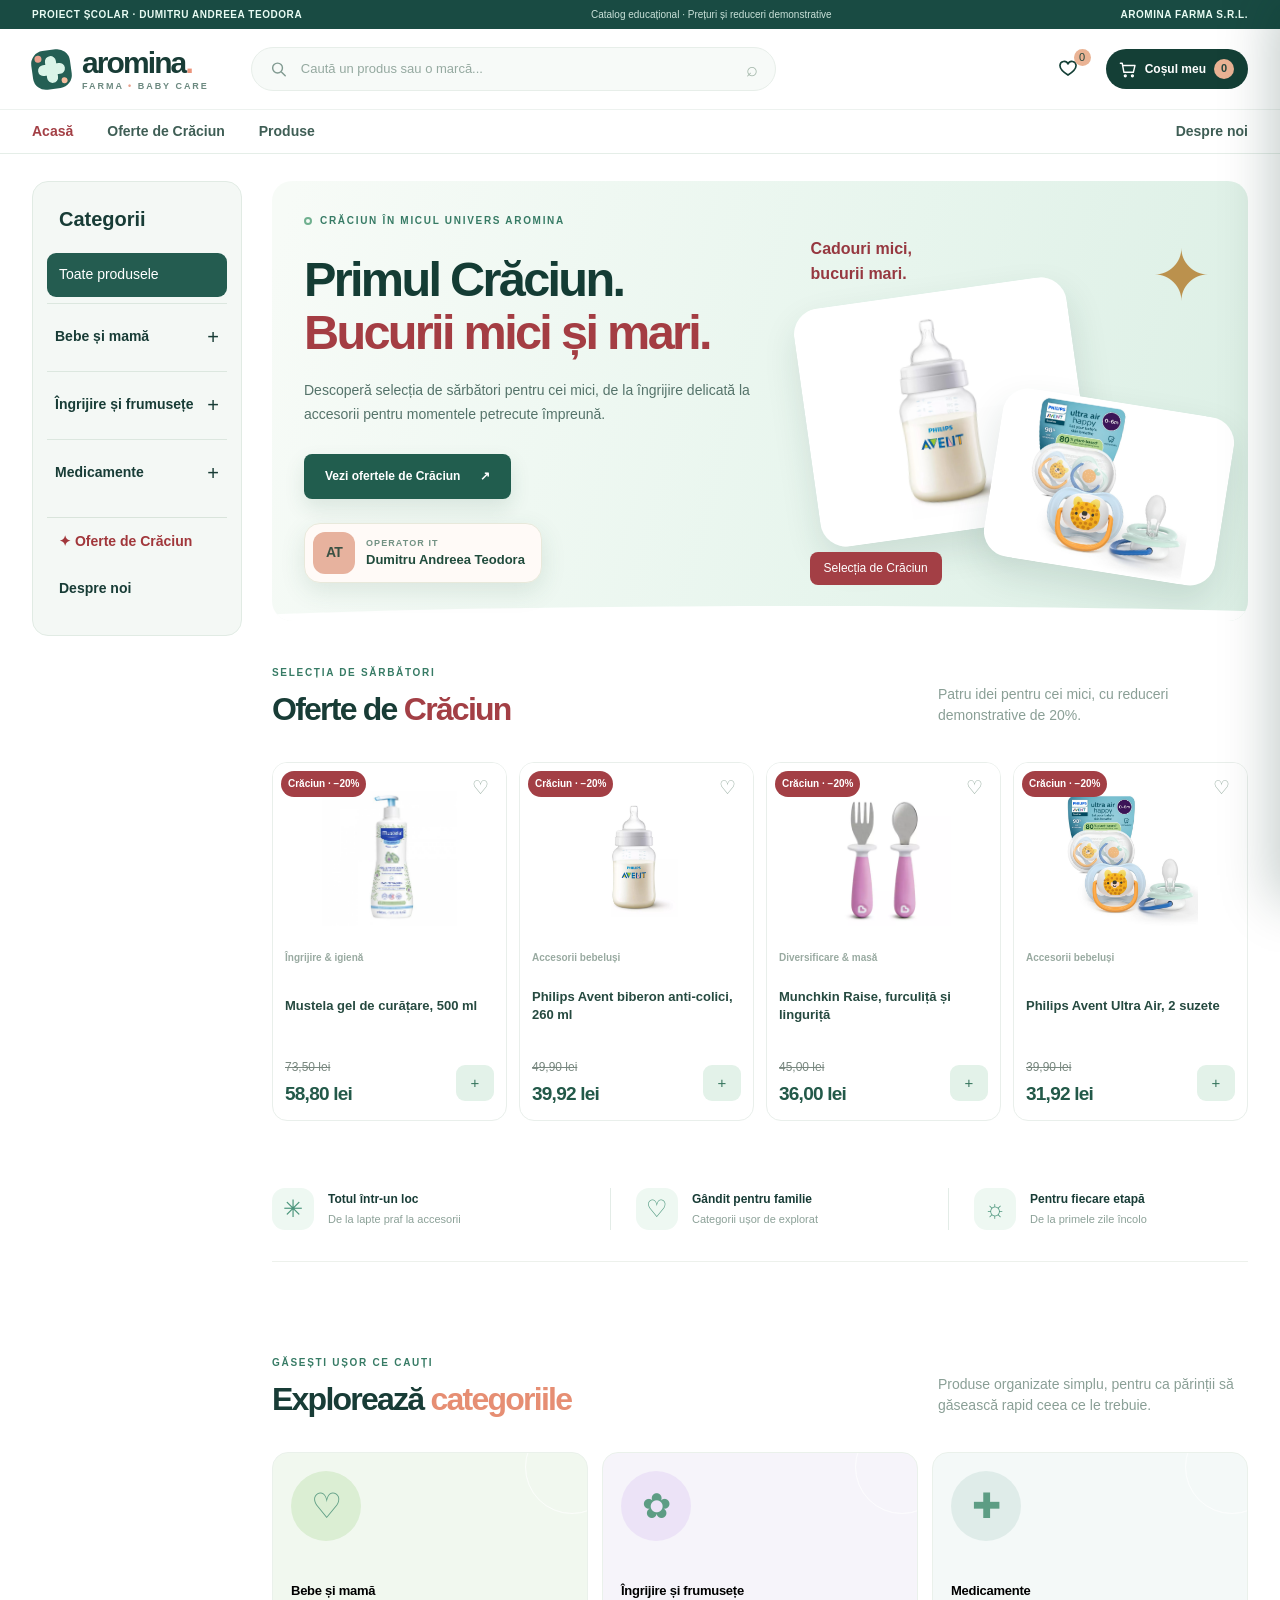
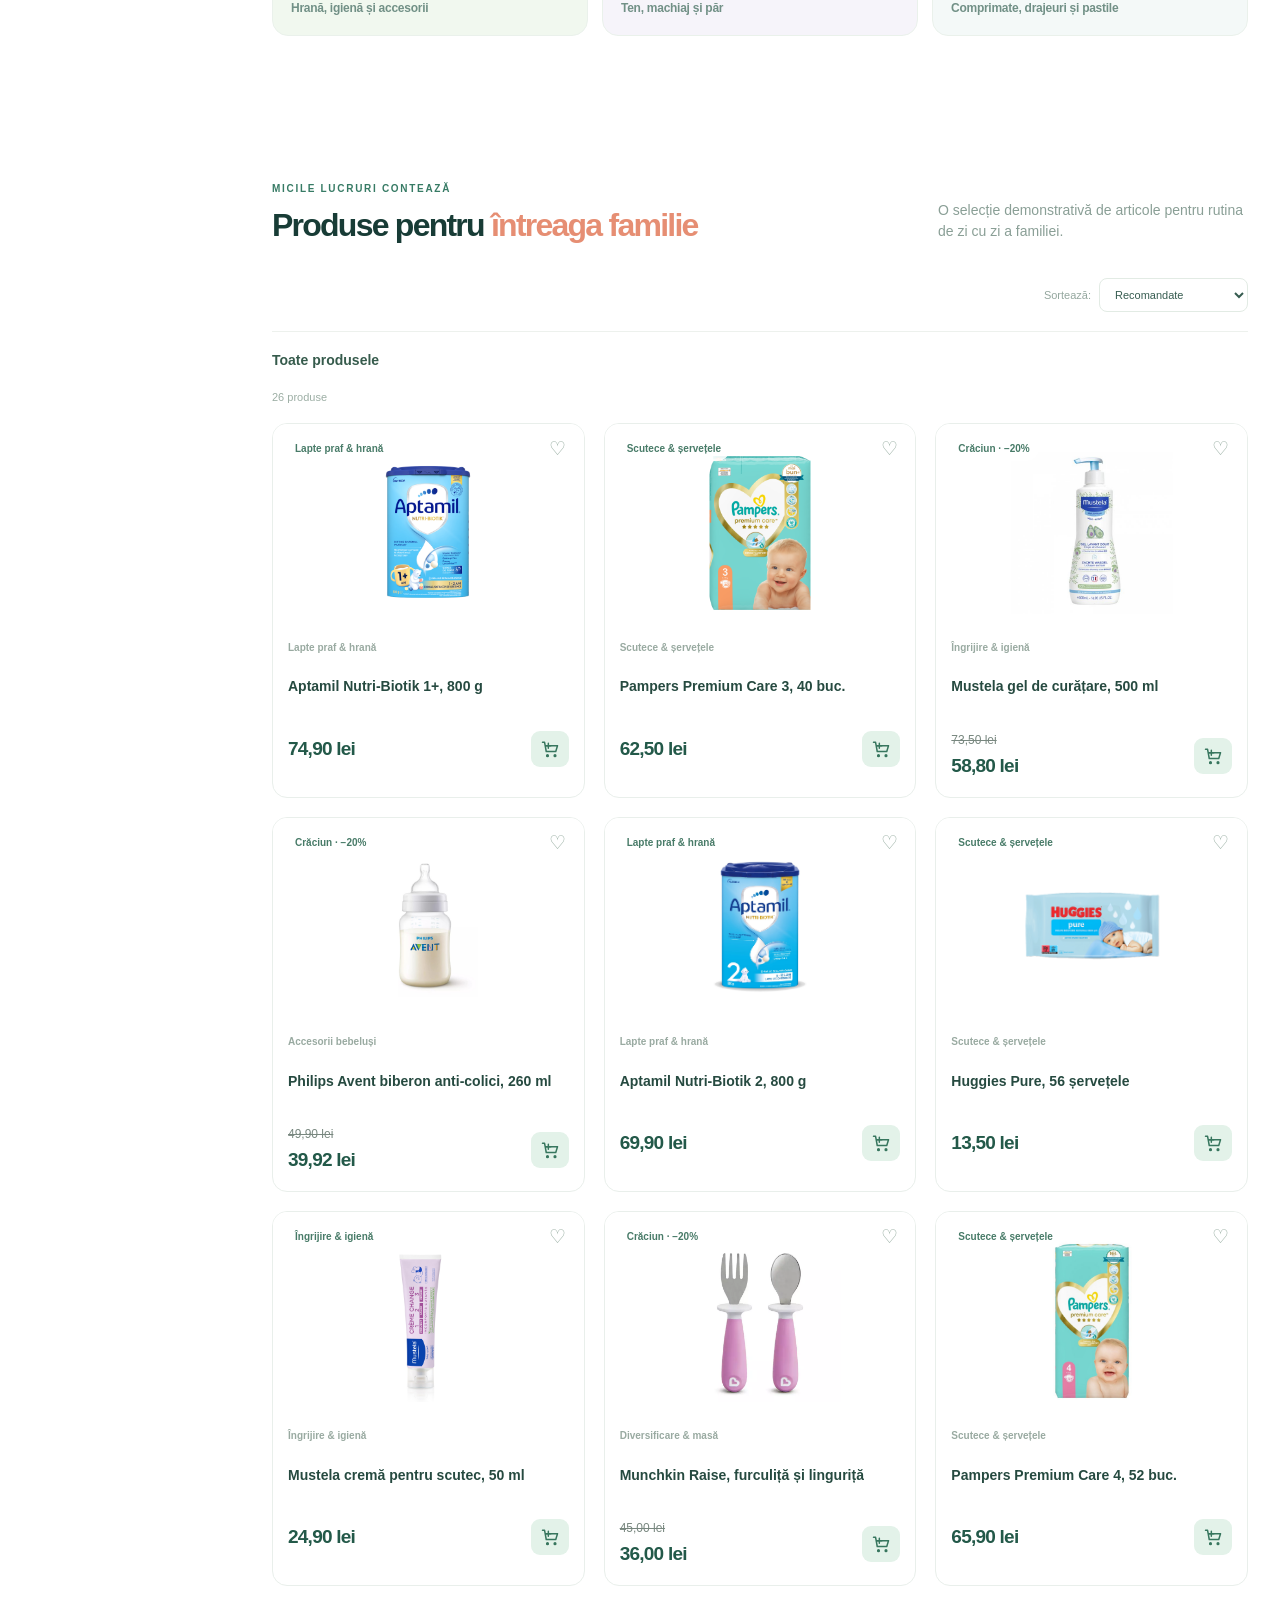
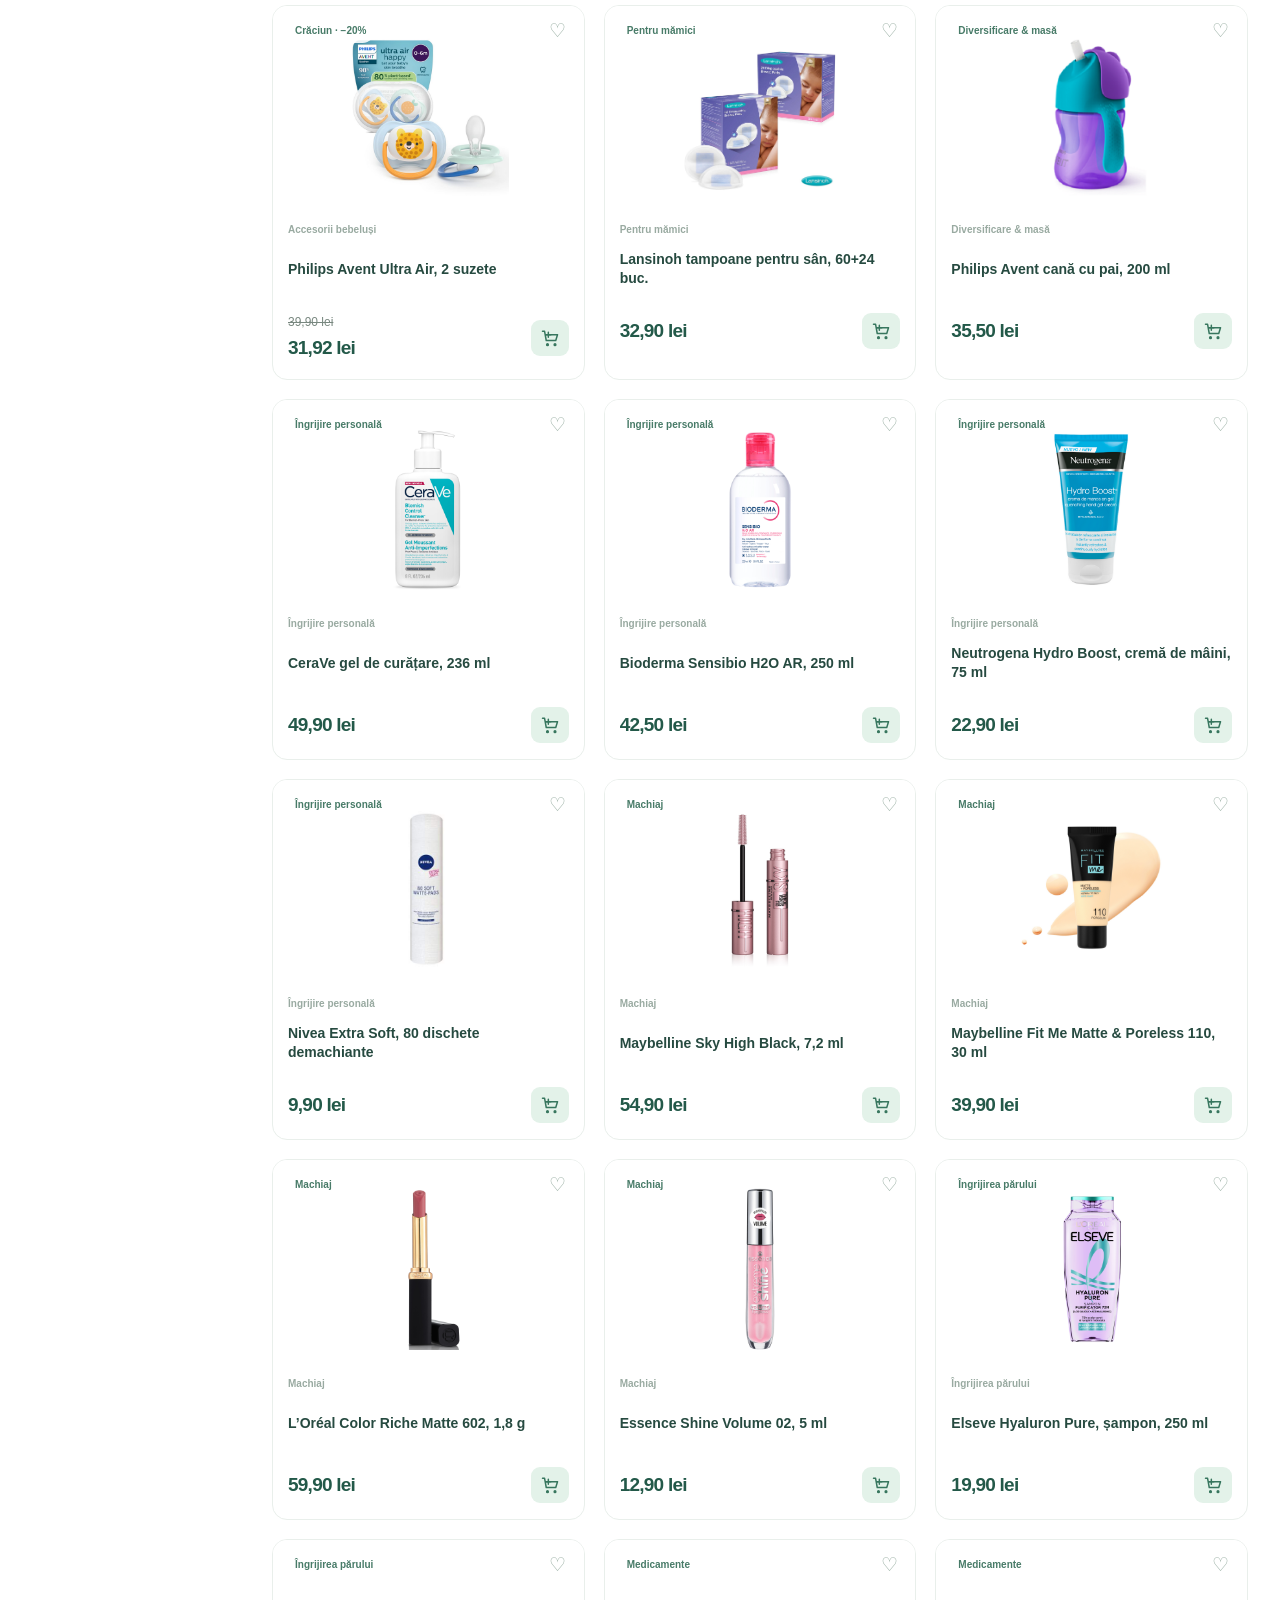
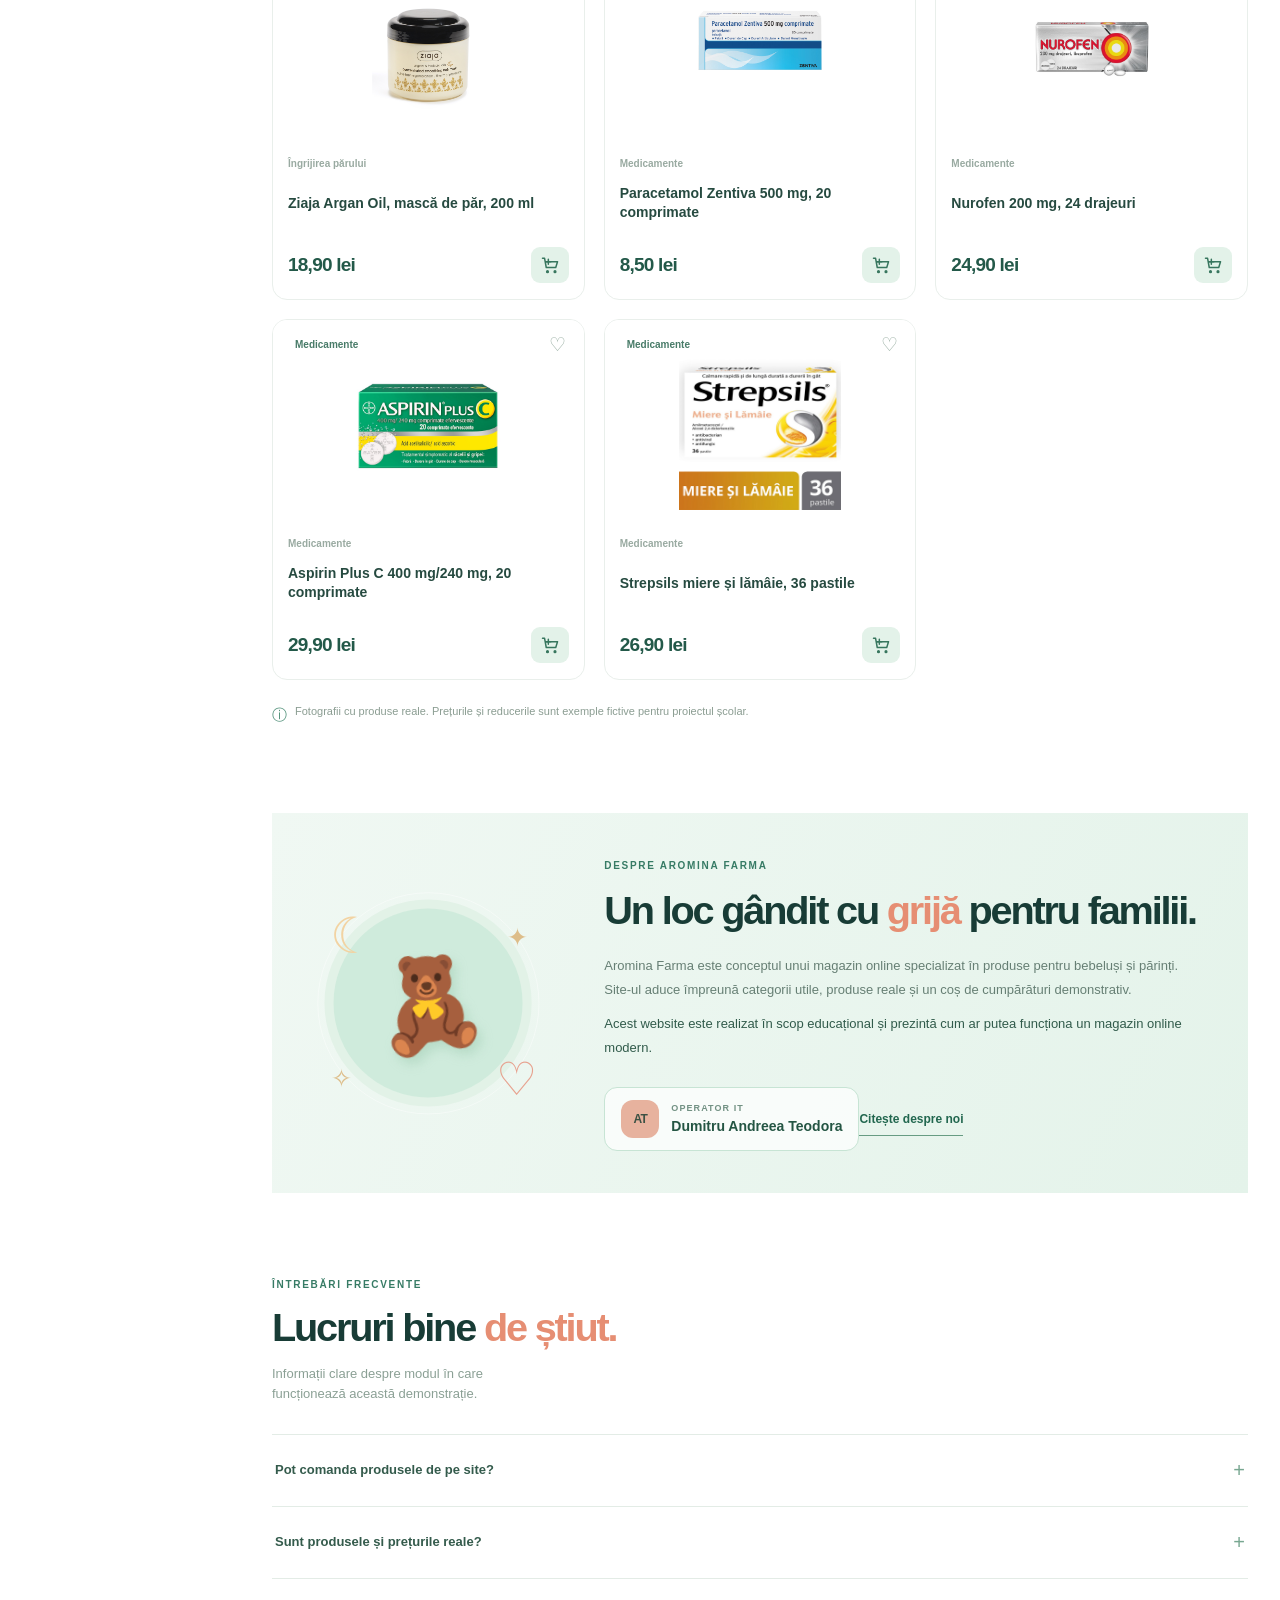
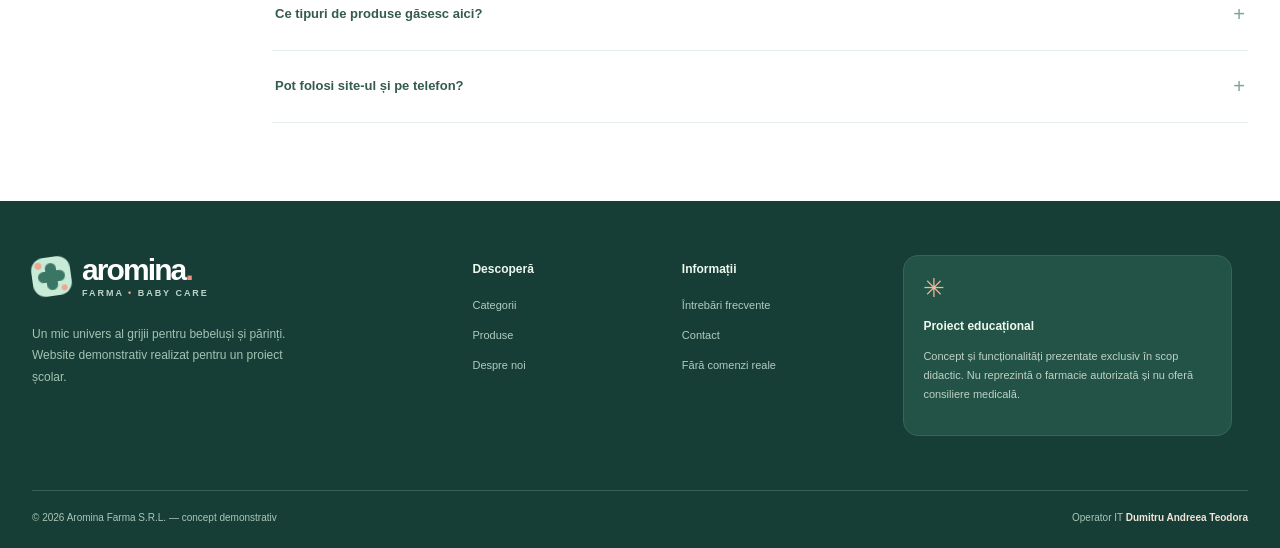
<file: index.html>
<!doctype html>
<html lang="ro">
<head>
  <meta charset="UTF-8" />
  <meta name="viewport" content="width=device-width, initial-scale=1" />
  <meta name="description" content="Aromina Farma S.R.L. — concept de magazin online pentru întreaga familie, proiect școlar realizat de Dumitru Andreea Teodora." />
  <meta name="author" content="Dumitru Andreea Teodora" />
  <meta name="theme-color" content="#194b43" />
  <title>Aromina Farma — proiect Dumitru Andreea Teodora</title>
  <link rel="stylesheet" href="styles.css?v=20261125-4" />
  <script src="app.js?v=20261125-4" defer></script>
</head>
<body>
  <div class="demo-strip"><span>PROIECT ȘCOLAR · DUMITRU ANDREEA TEODORA</span><span class="strip-mid">Catalog educațional · Prețuri și reduceri demonstrative</span><span>AROMINA FARMA S.R.L.</span></div>
  <header class="site-header">
    <div class="header-primary container">
      <a class="brand" href="index.html" aria-label="Aromina Farma - prima pagină">
        <span class="brand-mark"><span></span><span></span><span></span><span></span></span>
        <span class="brand-stack"><strong>aromina<span>.</span></strong><small>FARMA <em>•</em> BABY CARE</small></span>
      </a>
      <div class="header-search">
        <svg viewBox="0 0 24 24" aria-hidden="true"><circle cx="10.8" cy="10.8" r="6.2"/><path d="m16 16 4.5 4.5"/></svg>
        <input id="searchInput" type="search" placeholder="Caută un produs sau o marcă..." aria-label="Caută produse" autocomplete="off" />
        <kbd>⌕</kbd>
      </div>
      <div class="header-actions">
        <button class="icon-button mobile-search-button" id="mobileSearchButton" aria-label="Deschide căutarea"><svg viewBox="0 0 24 24"><circle cx="10.8" cy="10.8" r="6.2"/><path d="m16 16 4.5 4.5"/></svg></button>
        <button class="icon-button favorites-button" id="favoritesButton" aria-label="Afișează produsele favorite" title="Favorite"><svg viewBox="0 0 24 24"><path d="M20.8 8.1c0 4.8-8.8 10.5-8.8 10.5S3.2 12.9 3.2 8.1a4.6 4.6 0 0 1 8.8-1.6 4.6 4.6 0 0 1 8.8 1.6Z"/></svg><span class="counter favorite-counter" id="favoriteCount" hidden>0</span></button>
        <button class="cart-button" id="cartButton" aria-label="Deschide coșul"><svg viewBox="0 0 24 24"><path d="M3 4h2.3l2.2 11.5h11.9l2-8.5H6"/><circle cx="9.2" cy="20" r="1.15"/><circle cx="18.2" cy="20" r="1.15"/></svg><span>Coșul meu</span><span class="counter" id="cartCount">0</span></button>
      </div>
    </div>
    <nav class="header-nav" aria-label="Navigare principală"><div class="container nav-links">
      <a class="nav-home" href="index.html" aria-current="page">Acasă</a>
      <a href="#oferte-craciun">Oferte de Crăciun</a><a href="#produse">Produse</a><a class="nav-about" href="despre-noi.html">Despre noi</a>
    </div></nav>
  </header>
  <div class="shop-layout container"><aside class="category-sidebar" aria-label="Meniul categoriilor"><h2>Categorii</h2><nav aria-label="Categorii de produse"><button data-filter="all" aria-pressed="true">Toate produsele</button><details class="category-group" data-group="bebe"><summary>Bebe și mamă</summary><div class="subcategory-list"><button class="category-all" data-filter="bebe" aria-pressed="false">Toate din această categorie</button><button data-filter="lapte" aria-pressed="false">Lapte praf și hrană</button><button data-filter="scutece" aria-pressed="false">Scutece și șervețele</button><button data-filter="ingrijire" aria-pressed="false">Igienă pentru bebe</button><button data-filter="alimentatie" aria-pressed="false">Diversificare și masă</button><button data-filter="accesorii" aria-pressed="false">Accesorii pentru bebe</button><button data-filter="mamici" aria-pressed="false">Pentru mămici</button></div></details><details class="category-group" data-group="frumusete"><summary>Îngrijire și frumusețe</summary><div class="subcategory-list"><button class="category-all" data-filter="frumusete" aria-pressed="false">Toate din această categorie</button><button data-filter="personala" aria-pressed="false">Îngrijire personală</button><button data-filter="machiaj" aria-pressed="false">Machiaj</button><button data-filter="par" aria-pressed="false">Îngrijirea părului</button></div></details><details class="category-group" data-group="medicamente"><summary>Medicamente</summary><div class="subcategory-list"><button class="category-all" data-filter="medicamente" aria-pressed="false">Toate din această categorie</button><button data-filter="comprimate" aria-pressed="false">Comprimate</button><button data-filter="drajeuri" aria-pressed="false">Drajeuri</button><button data-filter="gat" aria-pressed="false">Pastile pentru gât</button></div></details></nav><a class="sidebar-christmas" href="index.html#oferte-craciun">✦ Oferte de Crăciun</a><a class="sidebar-about" href="despre-noi.html">Despre noi</a></aside><main class="shop-main">
    <section class="hero" id="acasa">
      <div class="container hero-inner">
        <div class="hero-copy">
          <div class="eyebrow"><span class="eyebrow-dot"></span> CRĂCIUN ÎN MICUL UNIVERS AROMINA</div>
          <h1>Primul Crăciun.<br><em>Bucurii mici și mari.</em></h1>
          <p>Descoperă selecția de sărbători pentru cei mici, de la îngrijire delicată la accesorii pentru momentele petrecute împreună.</p>
          <div class="hero-actions"><a href="#oferte-craciun" class="btn btn-primary">Vezi ofertele de Crăciun <span aria-hidden="true">↗</span></a><a href="#categorii" class="btn btn-soft">Explorează categoriile <span aria-hidden="true">→</span></a></div>
          <div class="project-author"><span class="project-author-mark" aria-hidden="true">AT</span><span class="project-author-details"><small>OPERATOR IT</small><strong>Dumitru Andreea Teodora</strong></span></div>
        </div>
        <div class="holiday-visual">
  <span class="holiday-star" aria-hidden="true">✦</span>
  <div class="holiday-bubble">Cadouri mici,<br>bucurii mari.</div>
  <img class="holiday-photo main-photo" src="assets/product-4.png" alt="Philips Avent biberon anti-colici, 260 ml" width="400" height="400">
  <img class="holiday-photo second-photo" src="assets/product-10.jpg" alt="Philips Avent Ultra Air, 2 suzete" width="400" height="400">
  <span class="holiday-ribbon">Selecția de Crăciun</span>
</div>
      </div>
      <div class="hero-bottom-wave"></div>
    </section>

    <section class="section christmas-offers" id="oferte-craciun">
<div class="container"><div class="section-heading"><div><span class="section-kicker">SELECȚIA DE SĂRBĂTORI</span><h2>Oferte de <em>Crăciun</em></h2></div><p>Patru idei pentru cei mici, cu reduceri demonstrative de 20%.</p></div><div class="product-grid" id="offerGrid"></div></div></section>
    <section class="benefits container" aria-label="Avantajele proiectului"><div class="benefit"><span class="benefit-icon">✳</span><div><strong>Totul într-un loc</strong><small>De la lapte praf la accesorii</small></div></div><div class="benefit"><span class="benefit-icon">♡</span><div><strong>Gândit pentru familie</strong><small>Categorii ușor de explorat</small></div></div><div class="benefit"><span class="benefit-icon">☼</span><div><strong>Pentru fiecare etapă</strong><small>De la primele zile încolo</small></div></div></section>

    <section class="section categories-section" id="categorii"><div class="container">
      <div class="section-heading"><div><span class="section-kicker">GĂSEȘTI UȘOR CE CAUȚI</span><h2>Explorează <em>categoriile</em></h2></div><p>Produse organizate simplu, pentru ca părinții să găsească rapid ceea ce le trebuie.</p></div>
      <div class="category-grid"><button class="category-card category-milk" data-category="bebe"><span class="cat-icon" aria-hidden="true">♡</span><span class="cat-label">Bebe și mamă<small>Hrană, igienă și accesorii</small></span></button><button class="category-card category-care" data-category="frumusete"><span class="cat-icon" aria-hidden="true">✿</span><span class="cat-label">Îngrijire și frumusețe<small>Ten, machiaj și păr</small></span></button><button class="category-card category-accessories" data-category="medicamente"><span class="cat-icon" aria-hidden="true">✚</span><span class="cat-label">Medicamente<small>Comprimate, drajeuri și pastile</small></span></button></div>
    </div></section>

    <section class="section products-section" id="produse"><div class="container">
      <div class="section-heading product-heading"><div><span class="section-kicker">MICILE LUCRURI CONTEAZĂ</span><h2>Produse pentru <em>întreaga familie</em></h2></div><p>O selecție demonstrativă de articole pentru rutina de zi cu zi a familiei.</p></div>
      <div class="catalog-bar"><div class="catalog-sort"><label for="sortSelect">Sortează:</label><select id="sortSelect"><option value="featured">Recomandate</option><option value="asc">Preț crescător</option><option value="desc">Preț descrescător</option><option value="alpha">Nume A–Z</option></select></div></div>
      <p class="category-path" id="categoryPath" aria-live="polite">Toate produsele</p><div class="catalog-meta"><span id="resultCount">26 produse</span><button id="clearFilters" hidden>Șterge filtrele ×</button></div>
      <div class="product-grid" id="productGrid" aria-live="polite"></div>
      <div class="catalog-note"><span>ⓘ</span> Fotografii cu produse reale. Prețurile și reducerile sunt exemple fictive pentru proiectul școlar.</div>
    </div></section>

    <section class="story-band" id="despre"><div class="container story-inner"><div class="story-illustration"><span class="story-moon">☾</span><span class="story-star star-1">✦</span><span class="story-star star-2">✧</span><span class="story-heart">♡</span><div class="story-baby">🧸</div></div><div class="story-text"><span class="section-kicker">DESPRE AROMINA FARMA</span><h2>Un loc gândit cu <em>grijă</em> pentru familii.</h2><p>Aromina Farma este conceptul unui magazin online specializat în produse pentru bebeluși și părinți. Site-ul aduce împreună categorii utile, produse reale și un coș de cumpărături demonstrativ.</p><p class="story-highlight">Acest website este realizat în scop educațional și prezintă cum ar putea funcționa un magazin online modern.</p><div class="story-author"><span class="story-author-icon" aria-hidden="true">AT</span><span><small>OPERATOR IT</small><strong>Dumitru Andreea Teodora</strong></span></div><a href="despre-noi.html" class="story-link">Citește despre noi</a></div></div></section>

    <section class="section faq-section" id="intrebari"><div class="container faq-inner"><div><span class="section-kicker">ÎNTREBĂRI FRECVENTE</span><h2>Lucruri bine <em>de știut.</em></h2><p>Informații clare despre modul în care funcționează această demonstrație.</p></div><div class="faq-list"><details><summary>Pot comanda produsele de pe site?<span>+</span></summary><p>Nu. Site-ul este un proiect școlar, iar funcțiile de adăugare în coș sunt demonstrative. Nu se procesează comenzi sau plăți.</p></details><details><summary>Sunt produsele și prețurile reale?<span>+</span></summary><p>Produsele și fotografiile sunt reale. Prețurile și reducerile sunt fictive, create pentru prezentarea proiectului școlar.</p></details><details><summary>Ce tipuri de produse găsesc aici?<span>+</span></summary><p>Lapte praf, scutece, accesorii pentru bebeluși, îngrijire personală, machiaj, produse pentru păr și medicamente.</p></details><details><summary>Pot folosi site-ul și pe telefon?<span>+</span></summary><p>Da. Aspectul și navigarea sunt adaptate atât pentru telefoane, cât și pentru tablete și calculatoare.</p></details></div></div></section>
  </main></div>
  <footer class="footer" id="contact"><div class="container footer-main"><div class="footer-about"><a class="brand brand-footer" href="index.html"><span class="brand-mark"><span></span><span></span><span></span><span></span></span><span class="brand-stack"><strong>aromina<span>.</span></strong><small>FARMA <em>•</em> BABY CARE</small></span></a><p>Un mic univers al grijii pentru bebeluși și părinți. Website demonstrativ realizat pentru un proiect școlar.</p></div><div class="footer-column"><strong>Descoperă</strong><a href="#categorii">Categorii</a><a href="#produse">Produse</a><a href="despre-noi.html">Despre noi</a></div><div class="footer-column"><strong>Informații</strong><a href="#intrebari">Întrebări frecvente</a><a href="#contact">Contact</a><span>Fără comenzi reale</span></div><div class="footer-demo"><span class="demo-icon">✳</span><strong>Proiect educațional</strong><p>Concept și funcționalități prezentate exclusiv în scop didactic. Nu reprezintă o farmacie autorizată și nu oferă consiliere medicală.</p></div></div><div class="container footer-bottom"><span>© <span id="year">2026</span> Aromina Farma S.R.L. — concept demonstrativ</span><span>Operator IT <strong>Dumitru Andreea Teodora</strong></span></div></footer>
  <div class="overlay" id="overlay" hidden></div>
  <aside class="cart-drawer" id="cartDrawer" role="dialog" aria-modal="true" aria-label="Coșul demonstrativ" aria-hidden="true" tabindex="-1"><div class="drawer-header"><div><span class="section-kicker">AROMINA FARMA</span><h3>Coșul meu <span id="drawerCount">(0)</span></h3></div><button class="close-button" id="closeCart" aria-label="Închide coșul">×</button></div><div class="cart-items" id="cartItems"></div><div class="drawer-footer" id="cartFooter"><div class="cart-total"><span>Total demonstrativ</span><strong id="cartTotal">0,00 lei</strong></div><p>Acest coș nu permite efectuarea unei comenzi reale.</p><button class="btn btn-primary checkout-btn" id="checkoutButton">Finalizează (demo) <span>→</span></button></div></aside>
  <div class="product-modal" id="productModal" role="dialog" aria-modal="true" aria-labelledby="modalName" aria-hidden="true" tabindex="-1"><button class="modal-close close-button" id="closeModal" aria-label="Închide detaliile">×</button><div id="modalContents"></div></div>
  <div id="toast" class="toast" role="status" aria-live="polite"></div>
</body>
</html>
</file>
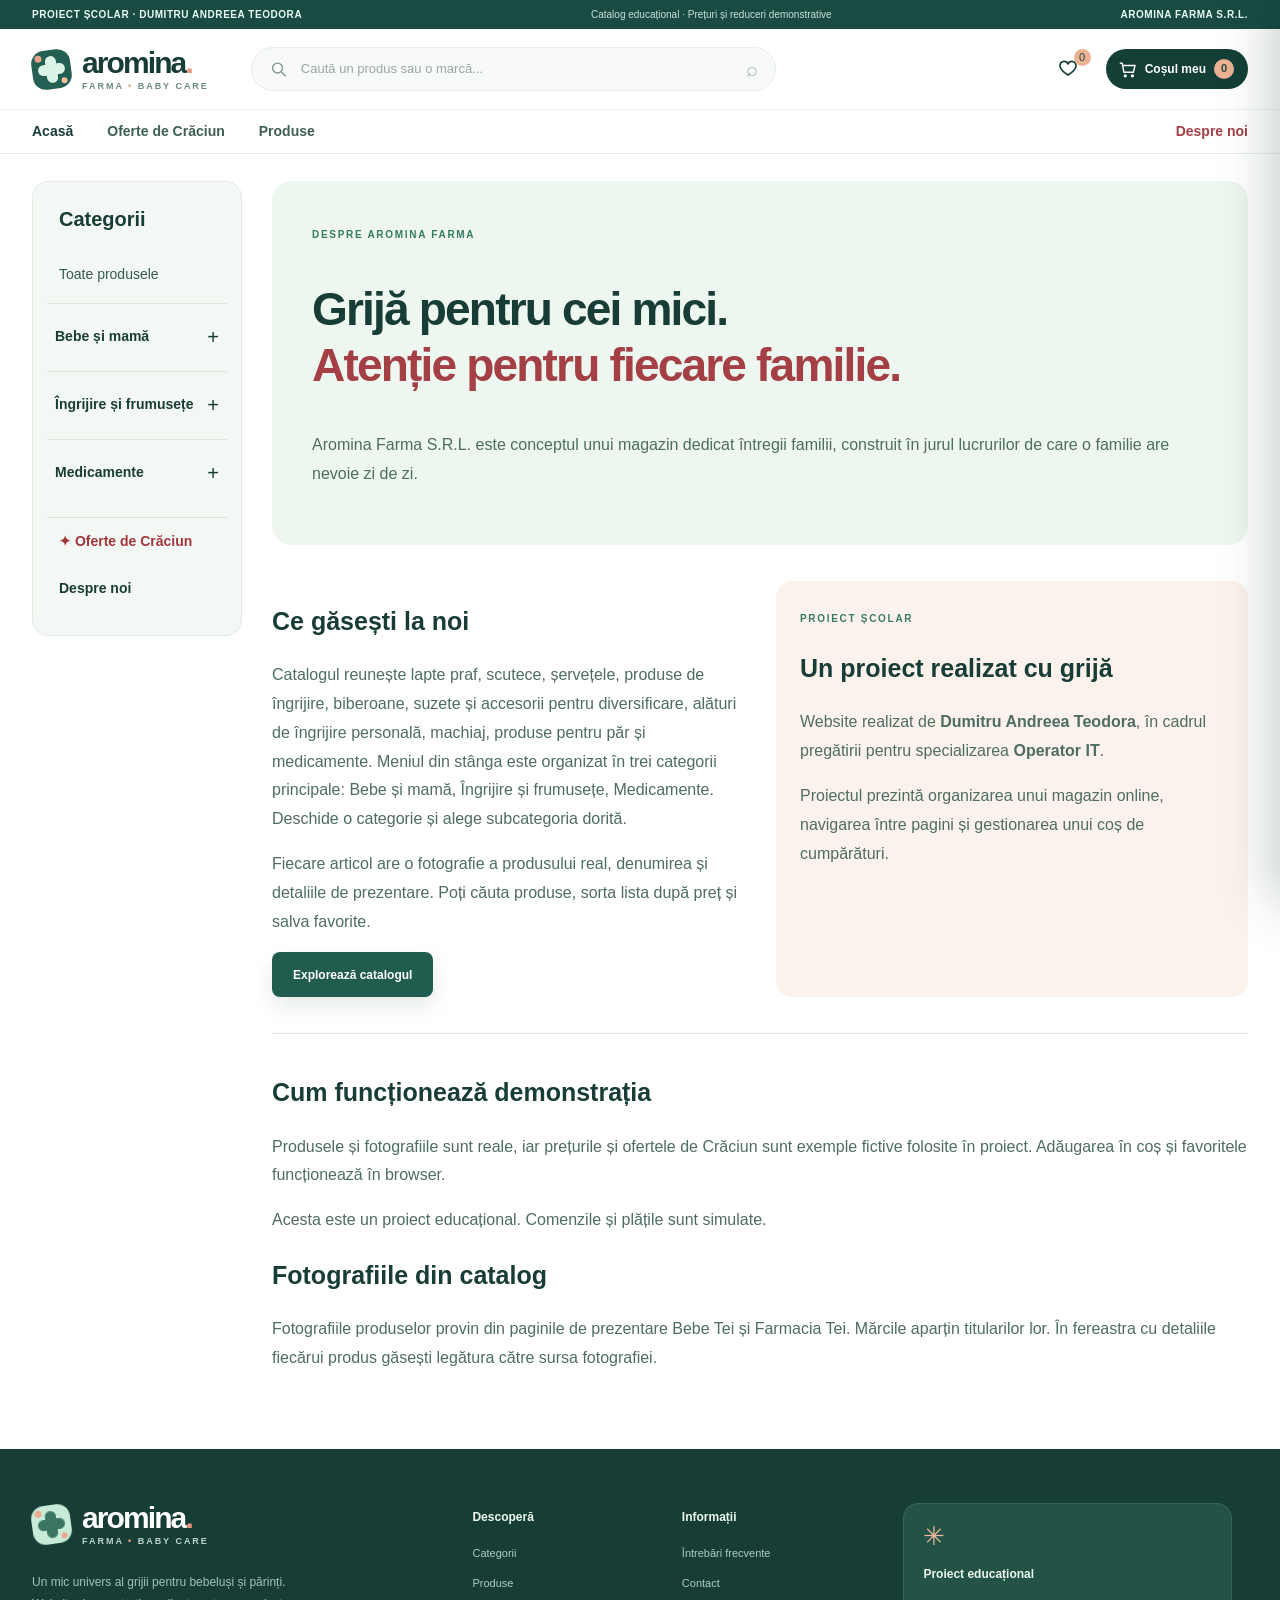
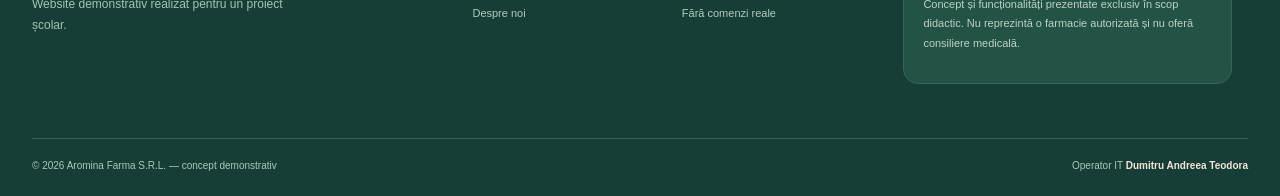
<file: despre-noi.html>
<!doctype html>
<html lang="ro">
<head>
  <meta charset="UTF-8" />
  <meta name="viewport" content="width=device-width, initial-scale=1" />
  <meta name="description" content="Aromina Farma S.R.L. — concept de magazin online pentru întreaga familie, proiect școlar realizat de Dumitru Andreea Teodora." />
  <meta name="author" content="Dumitru Andreea Teodora" />
  <meta name="theme-color" content="#194b43" />
  <title>Despre noi — Aromina Farma</title>
  <link rel="stylesheet" href="styles.css?v=20261125-4" />
  <script src="app.js?v=20261125-4" defer></script>
</head>
<body>
  <div class="demo-strip"><span>PROIECT ȘCOLAR · DUMITRU ANDREEA TEODORA</span><span class="strip-mid">Catalog educațional · Prețuri și reduceri demonstrative</span><span>AROMINA FARMA S.R.L.</span></div>
  <header class="site-header">
    <div class="header-primary container">
      <a class="brand" href="index.html" aria-label="Aromina Farma - prima pagină">
        <span class="brand-mark"><span></span><span></span><span></span><span></span></span>
        <span class="brand-stack"><strong>aromina<span>.</span></strong><small>FARMA <em>•</em> BABY CARE</small></span>
      </a>
      <div class="header-search">
        <svg viewBox="0 0 24 24" aria-hidden="true"><circle cx="10.8" cy="10.8" r="6.2"/><path d="m16 16 4.5 4.5"/></svg>
        <input id="searchInput" type="search" placeholder="Caută un produs sau o marcă..." aria-label="Caută produse" autocomplete="off" />
        <kbd>⌕</kbd>
      </div>
      <div class="header-actions">
        <button class="icon-button mobile-search-button" id="mobileSearchButton" aria-label="Deschide căutarea"><svg viewBox="0 0 24 24"><circle cx="10.8" cy="10.8" r="6.2"/><path d="m16 16 4.5 4.5"/></svg></button>
        <button class="icon-button favorites-button" id="favoritesButton" aria-label="Afișează produsele favorite" title="Favorite"><svg viewBox="0 0 24 24"><path d="M20.8 8.1c0 4.8-8.8 10.5-8.8 10.5S3.2 12.9 3.2 8.1a4.6 4.6 0 0 1 8.8-1.6 4.6 4.6 0 0 1 8.8 1.6Z"/></svg><span class="counter favorite-counter" id="favoriteCount" hidden>0</span></button>
        <button class="cart-button" id="cartButton" aria-label="Deschide coșul"><svg viewBox="0 0 24 24"><path d="M3 4h2.3l2.2 11.5h11.9l2-8.5H6"/><circle cx="9.2" cy="20" r="1.15"/><circle cx="18.2" cy="20" r="1.15"/></svg><span>Coșul meu</span><span class="counter" id="cartCount">0</span></button>
      </div>
    </div>
    <nav class="header-nav" aria-label="Navigare principală"><div class="container nav-links">
      <a class="nav-home" href="index.html" >Acasă</a>
      <a href="index.html#oferte-craciun">Oferte de Crăciun</a><a href="index.html#produse">Produse</a><a class="nav-about" href="despre-noi.html" aria-current="page">Despre noi</a>
    </div></nav>
  </header>
  <div class="shop-layout container"><aside class="category-sidebar" aria-label="Meniul categoriilor"><h2>Categorii</h2><nav aria-label="Categorii de produse"><button data-filter="all" aria-pressed="true">Toate produsele</button><details class="category-group" data-group="bebe"><summary>Bebe și mamă</summary><div class="subcategory-list"><button class="category-all" data-filter="bebe" aria-pressed="false">Toate din această categorie</button><button data-filter="lapte" aria-pressed="false">Lapte praf și hrană</button><button data-filter="scutece" aria-pressed="false">Scutece și șervețele</button><button data-filter="ingrijire" aria-pressed="false">Igienă pentru bebe</button><button data-filter="alimentatie" aria-pressed="false">Diversificare și masă</button><button data-filter="accesorii" aria-pressed="false">Accesorii pentru bebe</button><button data-filter="mamici" aria-pressed="false">Pentru mămici</button></div></details><details class="category-group" data-group="frumusete"><summary>Îngrijire și frumusețe</summary><div class="subcategory-list"><button class="category-all" data-filter="frumusete" aria-pressed="false">Toate din această categorie</button><button data-filter="personala" aria-pressed="false">Îngrijire personală</button><button data-filter="machiaj" aria-pressed="false">Machiaj</button><button data-filter="par" aria-pressed="false">Îngrijirea părului</button></div></details><details class="category-group" data-group="medicamente"><summary>Medicamente</summary><div class="subcategory-list"><button class="category-all" data-filter="medicamente" aria-pressed="false">Toate din această categorie</button><button data-filter="comprimate" aria-pressed="false">Comprimate</button><button data-filter="drajeuri" aria-pressed="false">Drajeuri</button><button data-filter="gat" aria-pressed="false">Pastile pentru gât</button></div></details></nav><a class="sidebar-christmas" href="index.html#oferte-craciun">✦ Oferte de Crăciun</a><a class="sidebar-about" href="despre-noi.html">Despre noi</a></aside><main class="shop-main about-page">
<section class="about-intro"><span class="section-kicker">DESPRE AROMINA FARMA</span><h1>Grijă pentru cei mici.<br><em>Atenție pentru fiecare familie.</em></h1><p>Aromina Farma S.R.L. este conceptul unui magazin dedicat întregii familii, construit în jurul lucrurilor de care o familie are nevoie zi de zi.</p></section>
<div class="about-columns"><section><h2>Ce găsești la noi</h2><p>Catalogul reunește lapte praf, scutece, șervețele, produse de îngrijire, biberoane, suzete și accesorii pentru diversificare, alături de îngrijire personală, machiaj, produse pentru păr și medicamente. Meniul din stânga este organizat în trei categorii principale: Bebe și mamă, Îngrijire și frumusețe, Medicamente. Deschide o categorie și alege subcategoria dorită.</p><p>Fiecare articol are o fotografie a produsului real, denumirea și detaliile de prezentare. Poți căuta produse, sorta lista după preț și salva favorite.</p><a class="btn btn-primary" href="index.html#produse">Explorează catalogul</a></section>
<section class="about-author"><span class="section-kicker">PROIECT ȘCOLAR</span><h2>Un proiect realizat cu grijă</h2><p>Website realizat de <strong>Dumitru Andreea Teodora</strong>, în cadrul pregătirii pentru specializarea <strong>Operator IT</strong>.</p><p>Proiectul prezintă organizarea unui magazin online, navigarea între pagini și gestionarea unui coș de cumpărături.</p></section></div>
<section class="about-details"><h2>Cum funcționează demonstrația</h2><p>Produsele și fotografiile sunt reale, iar prețurile și ofertele de Crăciun sunt exemple fictive folosite în proiect. Adăugarea în coș și favoritele funcționează în browser.</p><p>Acesta este un proiect educațional. Comenzile și plățile sunt simulate.</p><h2>Fotografiile din catalog</h2><p>Fotografiile produselor provin din paginile de prezentare Bebe Tei și Farmacia Tei. Mărcile aparțin titularilor lor. În fereastra cu detaliile fiecărui produs găsești legătura către sursa fotografiei.</p></section>
</main></div>
  <footer class="footer" id="contact"><div class="container footer-main"><div class="footer-about"><a class="brand brand-footer" href="index.html"><span class="brand-mark"><span></span><span></span><span></span><span></span></span><span class="brand-stack"><strong>aromina<span>.</span></strong><small>FARMA <em>•</em> BABY CARE</small></span></a><p>Un mic univers al grijii pentru bebeluși și părinți. Website demonstrativ realizat pentru un proiect școlar.</p></div><div class="footer-column"><strong>Descoperă</strong><a href="index.html#categorii">Categorii</a><a href="index.html#produse">Produse</a><a href="despre-noi.html">Despre noi</a></div><div class="footer-column"><strong>Informații</strong><a href="index.html#intrebari">Întrebări frecvente</a><a href="#contact">Contact</a><span>Fără comenzi reale</span></div><div class="footer-demo"><span class="demo-icon">✳</span><strong>Proiect educațional</strong><p>Concept și funcționalități prezentate exclusiv în scop didactic. Nu reprezintă o farmacie autorizată și nu oferă consiliere medicală.</p></div></div><div class="container footer-bottom"><span>© <span id="year">2026</span> Aromina Farma S.R.L. — concept demonstrativ</span><span>Operator IT <strong>Dumitru Andreea Teodora</strong></span></div></footer>
  <div class="overlay" id="overlay" hidden></div>
  <aside class="cart-drawer" id="cartDrawer" role="dialog" aria-modal="true" aria-label="Coșul demonstrativ" aria-hidden="true" tabindex="-1"><div class="drawer-header"><div><span class="section-kicker">AROMINA FARMA</span><h3>Coșul meu <span id="drawerCount">(0)</span></h3></div><button class="close-button" id="closeCart" aria-label="Închide coșul">×</button></div><div class="cart-items" id="cartItems"></div><div class="drawer-footer" id="cartFooter"><div class="cart-total"><span>Total demonstrativ</span><strong id="cartTotal">0,00 lei</strong></div><p>Acest coș nu permite efectuarea unei comenzi reale.</p><button class="btn btn-primary checkout-btn" id="checkoutButton">Finalizează (demo) <span>→</span></button></div></aside>
  <div class="product-modal" id="productModal" role="dialog" aria-modal="true" aria-labelledby="modalName" aria-hidden="true" tabindex="-1"><button class="modal-close close-button" id="closeModal" aria-label="Închide detaliile">×</button><div id="modalContents"></div></div>
  <div id="toast" class="toast" role="status" aria-live="polite"></div>
</body>
</html>
</file>
<file: styles.css>
:root{--ink:#183c36;--muted:#678078;--green:#245c50;--deep:#143f36;--mint:#d9f0e7;--mint-2:#f0f8f4;--cream:#fbfaf6;--peach:#ffe1d5;--coral:#e98a72;--line:#e5ece7;--shadow:0 15px 40px rgba(29,72,62,.08)}
*{box-sizing:border-box}html{scroll-behavior:smooth;scroll-padding-top:120px}body{margin:0;background:#fff;color:var(--ink);font-family:Inter,ui-sans-serif,-apple-system,BlinkMacSystemFont,"Segoe UI",Arial,sans-serif;font-size:15px;line-height:1.55}body.modal-open{overflow:hidden}button,input,select{font:inherit}button{cursor:pointer}a{color:inherit;text-decoration:none}svg{width:22px;height:22px;stroke:currentColor;stroke-width:1.8;fill:none;stroke-linecap:round;stroke-linejoin:round}.container{width:min(1216px,calc(100% - 64px));margin-inline:auto}.demo-strip{min-height:29px;display:flex;align-items:center;justify-content:space-between;gap:20px;padding:5px max(32px,calc((100% - 1216px)/2));background:#194b43;color:#e8fbf3;font-size:10px;font-weight:650;letter-spacing:.055em}.strip-mid{font-weight:400;opacity:.85;letter-spacing:0}.site-header{position:sticky;top:0;z-index:20;background:rgba(255,255,255,.96);backdrop-filter:blur(18px);box-shadow:0 1px 0 #e5eee8}.header-primary{height:80px;display:flex;align-items:center;gap:42px}.brand{display:inline-flex;align-items:center;gap:11px;flex-shrink:0;line-height:1}.brand-mark{position:relative;display:block;width:39px;height:39px;border-radius:13px;background:#245f54;transform:rotate(-8deg);overflow:hidden}.brand-mark span{position:absolute;background:#daf4e8;border-radius:20px}.brand-mark span:first-child{width:11px;height:27px;left:14px;top:6px}.brand-mark span:nth-child(2){width:27px;height:11px;left:6px;top:14px}.brand-mark span:nth-child(3){width:7px;height:7px;left:4px;top:4px;background:#eaa18e}.brand-mark span:last-child{width:6px;height:6px;right:5px;bottom:4px;background:#f5bc9d}.brand-stack{display:grid;gap:4px}.brand-stack strong{font-size:30px;font-weight:800;letter-spacing:-1.9px}.brand-stack strong span{color:#eb947b}.brand-stack small{font-size:9px;letter-spacing:.22em;color:#6c8980;font-weight:800}.brand-stack em{font-style:normal;color:#e8a18d}.header-search{height:44px;flex:1;max-width:525px;display:flex;align-items:center;padding:0 17px;gap:11px;border:1px solid #e7eee9;border-radius:50px;background:#f7faf8;color:#819a91}.header-search svg{width:19px}.header-search input{border:0;outline:0;background:transparent;min-width:0;flex:1;color:var(--ink);font-size:13px}.header-search input::placeholder{color:#95a9a0}.header-search:focus-within{border-color:#80b8a4;box-shadow:0 0 0 3px #80b8a420}.header-search kbd{font-size:20px;font-family:inherit;line-height:1;color:#a3b7aa}.header-actions{margin-left:auto;display:flex;align-items:center;gap:18px}.icon-button{position:relative;display:flex;align-items:center;justify-content:center;width:40px;height:40px;background:transparent;border:0;color:var(--deep);border-radius:50%}.icon-button:hover{background:var(--mint-2)}.cart-button{display:flex;align-items:center;gap:8px;border:0;padding:10px 14px 10px 12px;background:var(--deep);color:white;border-radius:30px;font-size:12px;font-weight:750;white-space:nowrap}.cart-button svg{width:19px;height:19px}.cart-button:hover,.btn-primary:hover{background:#286a5c}.counter{display:inline-flex;align-items:center;justify-content:center;min-width:20px;height:20px;border-radius:100%;background:#eab394;color:#25463d;font-size:11px;padding:0 4px}.favorite-counter{position:absolute;right:-3px;top:0;min-width:17px;height:17px}.mobile-search-button{display:none}.header-nav{height:44px;border-top:1px solid #edf2ef}.nav-links{height:100%;display:flex;align-items:center;gap:34px}.nav-links a,.nav-links button{font-size:12px;font-weight:720;border:0;background:none;color:#3f5e55;padding:7px 0;white-space:nowrap}.nav-links button:hover,.nav-links a:hover{color:var(--coral)}.nav-home{color:#e5836d!important}.nav-about{margin-left:auto}
.hero{position:relative;overflow:hidden;background:linear-gradient(105deg,#f7fbf7 2%,#e7f5ed 60%,#dcefe5 100%)}.hero-inner{height:508px;display:grid;grid-template-columns:51% 49%;align-items:center;position:relative}.hero-copy{position:relative;z-index:3;padding-bottom:18px}.eyebrow,.section-kicker{font-size:10px;color:#377b65;font-weight:850;letter-spacing:.17em}.eyebrow{display:flex;align-items:center;gap:8px}.eyebrow-dot{width:8px;height:8px;border:2px solid #70b08f;border-radius:50%}.hero h1{font-size:clamp(48px,5.15vw,77px);line-height:1.11;font-weight:800;letter-spacing:-.075em;margin:23px 0 20px;color:#143c34}.hero h1 em,.section-heading h2 em,.story-text h2 em,.faq-inner h2 em{font-style:normal;color:#e68e73}.hero-copy>p{max-width:470px;color:#55736a;font-size:15px;line-height:1.9;margin:0 0 27px}.hero-actions{display:flex;align-items:center;gap:11px;flex-wrap:wrap}.btn{border:0;display:inline-flex;align-items:center;justify-content:center;gap:20px;padding:13px 21px;font-weight:800;font-size:12px;border-radius:8px;min-height:45px;transition:.2s}.btn-primary{background:#215d4e;color:white;box-shadow:0 9px 20px #265e4b20}.btn-soft{border:1px solid #cce5d8;color:#27624f;background:#ffffffa8}.btn-soft:hover{border-color:#9ccab6;background:#fff}.hero-points{margin-top:28px;display:flex;gap:24px;color:#668376;font-size:11px}.hero-points span{display:flex;gap:8px;align-items:center}.hero-points i{display:inline-flex;align-items:center;justify-content:center;font-size:9px;font-style:normal;width:17px;height:17px;background:#d0ebdb;color:#428669;border-radius:50%}.hero-art{height:100%;position:relative;isolation:isolate}.hero-circle{position:absolute;width:380px;height:380px;right:38px;top:54px;border-radius:50%;background:radial-gradient(circle at 40% 30%,#eff9f0,#c0e4d1 80%);box-shadow:inset 0 5px 80px #eff8ee,0 12px 60px #6397832e}.hero-sun{position:absolute;right:-40px;top:-72px;width:260px;height:260px;background:#f5ffcb45;border-radius:50%;filter:blur(30px)}.hero-orbit{position:absolute;right:-110px;top:10px;width:620px;height:440px;border:1px solid #ffffff70;border-radius:50%;transform:rotate(-21deg)}.orbit-2{right:-80px;top:20px;width:540px;height:460px;transform:rotate(18deg)}.hero-sparkle{position:absolute;color:#e2b58b;font-size:35px}.sparkle-one{right:42px;top:62px}.sparkle-two{left:60px;top:98px;font-size:19px;color:#a3c9a5}.hero-item{position:absolute;z-index:2;filter:drop-shadow(9px 20px 14px #3b79623b)}.hero-tin{width:170px;height:223px;left:70px;top:137px;border-radius:20px 20px 26px 26px;background:linear-gradient(100deg,#e8c19b,#fff1cf 23%,#e3f0d0 74%,#c8be97);border:3px solid #e4dfc1;text-align:center;padding-top:32px;transform:rotate(-8deg);box-shadow:inset -18px 0 18px #57705c16}.tin-lid{position:absolute;height:21px;top:-9px;left:-5px;right:-5px;border-radius:45% 45% 8px 8px;background:linear-gradient(#fef9e6,#cec49f);border:2px solid #eee5cc}.hero-tin small{display:block;font-weight:800;font-size:14px;color:#4c7f69;letter-spacing:-1px}.hero-tin strong{display:block;line-height:1.15;font-size:26px;margin-top:23px;color:#497d65;letter-spacing:-1.5px}.hero-tin span{display:inline-flex;align-items:center;justify-content:center;background:#c5e4ce;color:#427e62;width:25px;height:25px;border-radius:50%;font-size:15px;font-weight:800;margin-top:8px}.hero-tin i{position:absolute;font-style:normal;font-size:24px;right:8px;bottom:3px}.hero-bottle{left:237px;top:100px;width:132px;height:275px;transform:rotate(8deg)}.bottle-cap{position:absolute;width:86px;height:32px;top:0;left:23px;border-radius:14px 14px 5px 5px;background:linear-gradient(90deg,#e8a989,#fac6ae,#e6a486);box-shadow:inset 6px 0 5px #ffffff50}.bottle-neck{position:absolute;top:25px;left:40px;width:53px;height:28px;background:#f3b89c;border-radius:4px}.bottle-body{position:absolute;top:45px;left:0;width:132px;height:222px;border:4px solid #ffffff7c;background:linear-gradient(100deg,#f3c6ae,#fff5e5 40%,#f2c0a9 100%);border-radius:23px 23px 34px 34px;display:flex;flex-direction:column;align-items:center;box-shadow:inset -9px 0 16px #b86e6830}.bottle-body small{font-size:11px;color:#bf8c80;margin-top:32px;font-weight:850}.bottle-body b{text-align:center;font-size:23px;line-height:1.1;letter-spacing:-1px;color:#aa6d5d;margin-top:21px}.bottle-body i{font-size:23px;font-style:normal;color:#b87a62}.hero-wipes{right:17px;bottom:102px;width:208px;height:125px;border-radius:18px 18px 22px 22px;background:linear-gradient(115deg,#b3d6cb,#edf8ef 50%,#b9ded1);border:3px solid #ffffff91;transform:rotate(13deg);padding:22px 18px;color:#417866}.hero-wipes:before{content:'';position:absolute;width:78px;height:35px;left:70px;top:-8px;border-radius:60px;background:#eff9f4;box-shadow:0 4px 12px #678a7c30}.hero-wipes small{font-size:10px;font-weight:800}.hero-wipes b{display:block;font-size:15px;margin-top:12px}.hero-wipes span{font-size:10px}.hero-wipes i{position:absolute;right:17px;bottom:4px;font-size:36px;font-style:normal;color:#79b5a1}.float-card{position:absolute;right:1px;top:90px;z-index:4;background:white;border-radius:13px;box-shadow:0 14px 34px #43726020;display:flex;align-items:center;gap:10px;padding:12px 17px;transform:rotate(5deg);font-size:11px}.float-heart{font-size:16px;width:33px;height:33px;display:grid;place-items:center;background:#ffe5dc;color:#e59683;border-radius:50%}.float-card b,.float-card small{display:block}.float-card small{color:#91a299;font-size:10px;margin-top:1px}.hero-caption{position:absolute;bottom:50px;left:100px;font-family:Georgia,serif;color:#5d9d83;letter-spacing:.03em;font-style:italic;font-size:16px}.hero-bottom-wave{position:absolute;width:140%;height:44px;bottom:-29px;left:-15%;border-radius:50% 50% 0 0;background:white}.benefits{position:relative;z-index:1;display:grid;grid-template-columns:repeat(3,1fr);align-items:center;padding:29px 0 31px;gap:38px;border-bottom:1px solid #edf1ec}.benefit{display:flex;align-items:center;gap:14px}.benefit+.benefit{border-left:1px solid #e3ece7;padding-left:25px}.benefit-icon{display:grid;place-items:center;width:42px;height:42px;flex:none;border-radius:13px;background:#eef8f2;color:#4b957c;font-size:24px}.benefit strong{display:block;font-size:12px}.benefit small{display:block;font-size:11px;color:#8ca198;margin-top:3px}.section{padding:87px 0}.section-heading{display:flex;align-items:end;justify-content:space-between;gap:30px;margin-bottom:33px}.section-heading h2,.story-text h2,.faq-inner h2{font-size:clamp(27px,3.1vw,42px);letter-spacing:-.055em;margin:9px 0 0;line-height:1.18;font-weight:790}.section-heading p{max-width:310px;color:#8a9f96;font-size:13px;margin:0 0 2px}.category-grid{display:grid;grid-template-columns:repeat(6,minmax(0,1fr));gap:14px}.category-card{min-width:0;min-height:184px;border:1px solid #eaf1eb;border-radius:16px;background:#f6faf7;display:flex;flex-direction:column;align-items:flex-start;padding:18px;position:relative;text-align:left;transition:transform .2s,box-shadow .2s,border-color .2s;overflow:hidden}.category-card:before{content:'';position:absolute;right:-32px;top:-33px;width:92px;height:92px;border:1px solid #ffffffbc;border-radius:50%}.category-card:hover{transform:translateY(-4px);box-shadow:var(--shadow);border-color:#b9d9ca}.cat-icon{display:grid;place-items:center;width:70px;height:70px;border-radius:50%;background:#dcece0;color:#5d9d84;font-size:35px;margin-bottom:auto}.cat-label{display:block;font-size:13px;line-height:1.4;letter-spacing:-.02em;font-weight:820;margin-top:13px}.cat-label small{display:block;font-size:12px;font-weight:550;color:#719086}.cat-arrow{position:absolute;bottom:15px;right:13px;color:#4f947d;font-size:18px}.category-milk{background:#f1f8ef}.category-milk .cat-icon{background:#dbeed3}.category-diapers{background:#f9f5ee}.category-diapers .cat-icon{background:#f5e8d7}.category-care{background:#f6f4fa}.category-care .cat-icon{background:#ece3f7}.category-feeding{background:#f9f5ef}.category-feeding .cat-icon{background:#f2e9d8}.category-accessories{background:#f4f9f8}.category-accessories .cat-icon{background:#dfece9}.category-mom{background:#fbf4f2}.category-mom .cat-icon{background:#f8e0d8;color:#d78880;font-size:43px}.products-section{padding-top:52px}.catalog-bar{display:flex;align-items:center;justify-content:space-between;gap:20px;padding-bottom:19px;border-bottom:1px solid #edf1ed}.filter-pills{display:flex;align-items:center;gap:7px;flex-wrap:wrap}.pill{border:1px solid #e6ede9;border-radius:30px;background:white;padding:8px 15px;color:#6d867c;font-size:11px;font-weight:760}.pill.active,.pill:hover{background:#255e50;color:white;border-color:#255e50}.catalog-sort{display:flex;align-items:center;gap:8px;white-space:nowrap}.catalog-sort label{color:#94a79e;font-size:11px}.catalog-sort select{border:1px solid #e2ebe4;padding:9px 29px 9px 11px;color:#365c50;border-radius:8px;background:#fff;font-size:11px;outline-color:#66a48d}.catalog-meta{display:flex;align-items:center;justify-content:space-between;color:#9caea4;font-size:11px;margin:17px 0}.catalog-meta button{background:none;border:0;color:#427e69;text-decoration:underline}.product-grid{display:grid;grid-template-columns:repeat(4,minmax(0,1fr));gap:19px}.product-card{border:1px solid #e9efeb;border-radius:15px;overflow:hidden;background:#fff;min-width:0;transition:box-shadow .2s,transform .2s}.product-card:hover{box-shadow:var(--shadow);transform:translateY(-3px)}.product-visual{height:202px;background:var(--product-bg,#f2f7f1);position:relative;display:grid;place-items:center;overflow:hidden;cursor:pointer}.product-visual:before{content:'';position:absolute;width:220px;height:220px;border-radius:50%;border:1px solid #ffffffb0;top:-95px;left:-65px}.product-visual:after{content:'';position:absolute;width:170px;height:170px;border-radius:50%;background:#ffffff44;bottom:-120px;right:-20px}.product-tag{position:absolute;top:12px;left:13px;z-index:2;border-radius:50px;background:#ffffffdf;color:#487b68;padding:5px 9px;font-size:9px;font-weight:750}.favorite-toggle{position:absolute;top:9px;right:10px;z-index:3;display:grid;place-items:center;border:0;width:32px;height:32px;border-radius:50%;background:#ffffffd9;color:#96aca0;font-size:19px}.favorite-toggle.is-favorite{color:#e78c76}.product-package{position:relative;z-index:1;transform:rotate(-7deg);display:flex;flex-direction:column;align-items:center;justify-content:center;text-align:center;background:linear-gradient(115deg,#fff9ed,#f7efd9 58%,#e1e2c5);color:#527762;box-shadow:9px 14px 11px #45664b29,inset -8px 0 14px #344d4720;padding:11px}.package-tin{width:115px;height:141px;border-radius:12px 12px 19px 19px;border-top:10px solid #e5ead8}.package-bag{width:147px;height:122px;border-radius:17px;background:linear-gradient(115deg,#fffaf9,#f3dcda 65%,#dfc1bf);transform:rotate(5deg)}.package-bottle{width:94px;height:140px;border-radius:18px 18px 25px 25px;background:linear-gradient(115deg,#fffbf8,#e7f5e7 65%,#b8d9cf)}.package-bottle:before{content:'';position:absolute;top:-20px;height:24px;width:43px;border-radius:7px 7px 2px 2px;background:#9bcec0}.package-box{width:121px;height:139px;border-radius:13px;background:linear-gradient(115deg,#fff8ee,#f1e4d1,#d3c8b4)}.package-accessory{width:133px;height:136px;border-radius:30px;background:linear-gradient(145deg,#e7f7ef,#f8fcf7);transform:rotate(7deg)}.package-mom{background:linear-gradient(115deg,#fff5f4,#f4e7e5,#e5cbd0)}.package-brand{font-size:10px;font-weight:850;letter-spacing:-.04em;line-height:1}.package-icon{font-size:43px;line-height:1.15;margin:7px 0 4px;filter:drop-shadow(0 2px 1px #ffffff93)}.package-name{font-size:12px;line-height:1.1;font-weight:900;letter-spacing:-.035em;text-transform:uppercase}.package-size{font-size:9px;margin-top:4px;opacity:.78;font-weight:800}.product-info{padding:14px 15px 16px}.product-category{display:block;color:#99aaa1;font-size:10px;font-weight:700;min-height:16px}.product-name{display:block;border:0;background:none;text-align:left;color:#264a40;padding:0;line-height:1.4;font-size:13px;font-weight:760;height:37px;margin:4px 0 16px;overflow:hidden}.product-name:hover{text-decoration:underline}.product-price-row{display:flex;justify-content:space-between;align-items:center;gap:7px}.product-price{font-size:19px;color:#235949;letter-spacing:-.04em;font-weight:850;white-space:nowrap}.product-price small{font-size:10px;letter-spacing:0;font-weight:550}.add-cart{background:#e3f2e9;border:0;color:#37765e;width:38px;height:36px;display:grid;place-items:center;border-radius:9px}.add-cart svg{width:20px;height:20px}.add-cart:hover{background:#2a6b59;color:#fff}.empty-results{grid-column:1/-1;background:#f7fbf8;padding:65px 20px;text-align:center;border-radius:15px}.empty-results div{font-size:36px}.empty-results h3{margin:12px 0 5px}.empty-results p{color:#82988e;font-size:13px}.empty-results button{margin-top:16px}.catalog-note{margin-top:23px;display:flex;align-items:start;gap:8px;font-size:11px;color:#8b9d92}.catalog-note span{font-size:15px;color:#53927b}.story-band{background:linear-gradient(115deg,#f0f8f3,#e4f3ea);overflow:hidden}.story-inner{min-height:380px;display:grid;grid-template-columns:39% 61%;align-items:center;gap:30px}.story-illustration{width:320px;height:310px;position:relative;justify-self:center;display:grid;place-items:center}.story-illustration:before{content:'';position:absolute;border-radius:50%;width:270px;height:270px;background:#cfebdc;border:13px solid #e2f2e7}.story-illustration:after{content:'';position:absolute;border:1px solid #fff9;border-radius:50%;width:315px;height:315px}.story-baby{z-index:2;font-size:130px;filter:drop-shadow(5px 10px 8px #6eaa873f);transform:rotate(-10deg)}.story-moon{position:absolute;left:16px;top:5px;font-size:71px;color:#f2d3a2;z-index:2}.story-star{position:absolute;z-index:2;color:#ddbd89;font-size:35px}.star-1{right:14px;top:35px}.star-2{bottom:20px;left:18px}.story-heart{position:absolute;font-size:66px;bottom:-5px;right:0;color:#e7a18e;z-index:2}.story-text{padding:52px 90px 52px 0}.story-text h2{max-width:600px;margin:12px 0 20px}.story-text p{font-size:13px;line-height:1.85;color:#667f74;max-width:590px;margin:0 0 10px}.story-text .story-highlight{color:#315b4b}.story-link{display:inline-flex;gap:22px;border-bottom:1px solid #679c83;padding-bottom:6px;color:#22674f;font-size:12px;font-weight:800;margin-top:14px}.faq-section{padding:78px 0}.faq-inner{display:grid;grid-template-columns:33% 67%;gap:50px}.faq-inner h2{margin-top:10px}.faq-inner>div:first-child p{font-size:13px;color:#8ba095;max-width:260px}.faq-list details{border-bottom:1px solid #e3ece6}.faq-list details:first-child{border-top:1px solid #e3ece6}.faq-list summary{list-style:none;cursor:pointer;padding:20px 3px;display:flex;justify-content:space-between;align-items:center;gap:15px;font-weight:750;font-size:13px;color:#345b4c}.faq-list summary::-webkit-details-marker{display:none}.faq-list summary span{font-size:20px;color:#78a791;font-weight:400}.faq-list details[open] summary span{transform:rotate(45deg)}.faq-list details p{font-size:12px;color:#82998e;max-width:560px;padding:0 14px 16px 3px;line-height:1.8;margin:0}.footer{background:#173e36;color:#ecf8ee}.footer-main{display:grid;grid-template-columns:34% 15% 16% 27%;gap:27px;padding:54px 0}.brand-footer .brand-mark{background:#c8ebd8}.brand-footer .brand-mark span{background:#3b7564}.brand-footer .brand-mark span:nth-child(3),.brand-footer .brand-mark span:nth-child(4){background:#eda88f}.brand-footer .brand-stack strong{color:#fff}.brand-footer .brand-stack small{color:#bed3c9}.footer-about p{font-size:12px;color:#a3c3b3;line-height:1.8;max-width:285px;margin-top:22px}.footer-column{display:flex;flex-direction:column;gap:13px}.footer-column strong{font-size:12px;margin:5px 0 6px}.footer-column a,.footer-column span{font-size:11px;color:#b0ccc0}.footer-column a:hover{color:white}.footer-demo{background:#235246;border:1px solid #376659;padding:19px;border-radius:15px}.demo-icon{color:#edb89a;font-size:26px;display:block;line-height:1;margin-bottom:12px}.footer-demo strong{font-size:12px}.footer-demo p{font-size:11px;color:#bed2c5;line-height:1.75}.footer-bottom{padding:19px 0 23px;display:flex;justify-content:space-between;gap:12px;border-top:1px solid #346154;color:#aac7b9;font-size:10px}.overlay{position:fixed;inset:0;background:#123c32a1;backdrop-filter:blur(2px);z-index:29}.cart-drawer{position:fixed;top:0;right:0;z-index:30;width:min(430px,100%);height:100dvh;background:#fff;box-shadow:-15px 0 50px #072b2340;transform:translateX(102%);transition:transform .27s;display:flex;flex-direction:column}.cart-drawer.open{transform:translateX(0)}.drawer-header{padding:27px;border-bottom:1px solid #e7eee8;display:flex;justify-content:space-between;align-items:center}.drawer-header h3{font-size:24px;letter-spacing:-.05em;margin:7px 0 0}.drawer-header h3 span{font-size:15px;color:#9caca3}.close-button{width:36px;height:36px;border:0;border-radius:50%;background:#f2f7f3;font-size:25px;color:#4b7966;display:grid;place-items:center;line-height:1}.cart-items{flex:1;overflow:auto;padding:13px 25px}.cart-item{display:grid;grid-template-columns:72px 1fr auto;gap:13px;align-items:center;border-bottom:1px solid #edf1ed;padding:16px 0}.cart-thumbnail{height:70px;border-radius:10px;background:var(--product-bg,#e8f3e9);display:grid;place-items:center;font-size:32px}.cart-item-title{font-size:12px;font-weight:750;line-height:1.3}.cart-item-price{font-size:12px;margin-top:4px;color:#37705a;font-weight:800}.cart-qty{display:flex;align-items:center;gap:11px;margin-top:10px}.cart-qty button{width:23px;height:23px;background:#f0f6f2;border:0;border-radius:5px;color:#32634e}.cart-qty span{font-size:11px}.remove-item{border:0;background:transparent;color:#bb8c83;font-size:10px;align-self:start}.drawer-footer{border-top:1px solid #e7eee8;padding:23px 27px}.cart-total{display:flex;justify-content:space-between;gap:12px;font-size:12px}.cart-total strong{font-size:21px;color:#245e4e}.drawer-footer p{font-size:11px;color:#96a99d}.checkout-btn{width:100%;margin-top:9px}.cart-empty{text-align:center;padding:75px 10px;color:#869f92}.cart-empty div{font-size:50px}.cart-empty strong{display:block;font-size:19px;color:#285c49;margin-top:10px}.cart-empty p{font-size:12px;max-width:240px;margin:12px auto}.cart-empty button{margin-top:12px}.product-modal{position:fixed;z-index:31;top:50%;left:50%;width:min(730px,calc(100% - 28px));max-height:min(90dvh,720px);overflow:auto;transform:translate(-50%,-45%) scale(.97);background:#fff;box-shadow:0 20px 80px #072b2340;border-radius:19px;opacity:0;pointer-events:none;transition:.22s}.product-modal.open{opacity:1;pointer-events:auto;transform:translate(-50%,-50%) scale(1)}.modal-close{position:absolute;right:19px;top:19px;z-index:3}.modal-inner{display:grid;grid-template-columns:46% 54%;min-height:420px}.modal-art{display:grid;place-items:center;background:var(--product-bg,#ecf7ef);padding:48px;position:relative}.modal-art .product-package{transform:scale(1.55) rotate(-5deg)}.modal-info{padding:55px 34px 34px}.modal-category{color:#77a18d;font-size:10px;letter-spacing:.1em;font-weight:800;text-transform:uppercase}.modal-info h3{font-size:30px;letter-spacing:-.055em;line-height:1.2;margin:14px 0}.modal-description{font-size:13px;line-height:1.85;color:#688477}.modal-info .product-price{font-size:27px;margin:15px 0}.modal-meta{padding:13px;border-radius:10px;background:#f4faf5;color:#6f9181;font-size:11px;line-height:1.7;margin-bottom:20px}.modal-info .btn{width:100%}.toast{position:fixed;left:50%;bottom:23px;transform:translate(-50%,25px);z-index:50;background:#173f35;color:#fff;font-size:12px;font-weight:690;border-radius:12px;padding:12px 20px;box-shadow:0 10px 40px #173e3633;opacity:0;pointer-events:none;transition:.3s;text-align:center;width:max-content;max-width:min(420px,90vw)}.toast.show{opacity:1;transform:translate(-50%,0)}
@media(max-width:1100px){.header-primary{gap:25px}.nav-links{gap:18px}.category-grid{gap:10px}.category-card{padding:14px}.cat-icon{width:58px;height:58px}.hero-circle{right:2px}.hero-tin{left:40px}.hero-bottle{left:185px}.hero-wipes{right:-5px}.footer-main{grid-template-columns:30% 15% 15% 29%;gap:20px}}
@media(max-width:850px){.container{width:min(100% - 40px,1216px)}.demo-strip{padding-inline:20px}.demo-strip>span:last-child{display:none}.header-primary{height:72px}.header-search{max-width:400px}.header-nav{overflow-x:auto;scrollbar-width:none}.header-nav::-webkit-scrollbar{display:none}.nav-links{width:max-content;gap:23px}.nav-about{margin-left:0}.hero-inner{height:auto;min-height:490px;grid-template-columns:52% 48%}.hero h1{font-size:55px}.hero-copy>p{font-size:13px}.hero-art{height:465px;transform:scale(.8);transform-origin:center center}.hero-circle{right:-100px}.hero-tin{left:-20px}.hero-bottle{left:110px}.hero-wipes{right:-95px}.float-card{right:-105px}.hero-caption{left:0}.benefits{gap:10px}.benefit+.benefit{padding-left:12px}.category-grid{grid-template-columns:repeat(3,1fr)}.category-card{min-height:150px;padding:18px}.cat-label{margin-top:10px}.product-grid{grid-template-columns:repeat(3,1fr)}.catalog-bar{align-items:start;flex-direction:column}.story-inner{grid-template-columns:40% 60%;gap:12px}.story-illustration{transform:scale(.8)}.story-text{padding:40px 16px 40px 0}.faq-inner{grid-template-columns:1fr;gap:30px}.footer-main{grid-template-columns:1.4fr 1fr 1fr;row-gap:35px}.footer-demo{grid-column:1/-1}}
@media(max-width:600px){html{scroll-padding-top:98px}.container{width:calc(100% - 36px)}.demo-strip{font-size:8px;justify-content:center;min-height:27px;letter-spacing:.08em}.strip-mid{display:none}.header-primary{height:66px;gap:5px}.brand{gap:7px}.brand-mark{width:32px;height:32px;border-radius:11px}.brand-mark span:first-child{width:9px;height:23px;left:12px;top:5px}.brand-mark span:nth-child(2){width:23px;height:9px;left:5px;top:12px}.brand-stack strong{font-size:24px}.brand-stack small{font-size:7px;letter-spacing:.15em}.header-search{display:none;position:absolute;top:66px;left:0;width:100%;max-width:none;background:#fff;padding:12px 18px;height:65px;border-radius:0;border-left:0;border-right:0}.header-search.mobile-visible{display:flex}.header-search.mobile-visible input{background:#f4f8f4;border-radius:10px;padding:11px}.header-search.mobile-visible svg{position:absolute;left:30px}.header-search.mobile-visible input{padding-left:38px}.header-search kbd{display:none}.header-actions{gap:3px}.icon-button{width:33px;height:33px}.header-actions .mobile-search-button{display:grid;place-items:center}.cart-button{padding:8px 10px;gap:5px}.cart-button span:not(.counter){display:none}.cart-button svg{width:18px}.counter{min-width:17px;height:17px;font-size:10px}.header-nav{height:40px}.nav-links{gap:19px}.nav-links a,.nav-links button{font-size:11px}.hero{padding:32px 0 0}.hero-inner{display:flex;flex-direction:column;min-height:auto;gap:0}.hero-copy{width:100%;padding:0}.hero h1{font-size:52px;line-height:1.03;letter-spacing:-.065em;margin:16px 0}.hero-copy>p{font-size:13px;max-width:410px;line-height:1.7}.hero-actions{gap:8px}.btn{font-size:11px;padding:11px 14px;gap:9px;min-height:41px}.hero-points{margin-top:20px;gap:11px;flex-wrap:wrap;font-size:10px}.hero-art{width:400px;height:315px;min-height:315px;align-self:center;transform:scale(.72);transform-origin:top center;margin-bottom:-87px}.hero-circle{right:4px;top:-1px;width:360px;height:360px}.hero-tin{left:43px;top:75px}.hero-bottle{left:183px;top:40px}.hero-wipes{right:0;bottom:-1px}.float-card{right:-30px;top:20px}.hero-caption{display:none}.benefits{grid-template-columns:1fr;gap:12px;padding:26px 0}.benefit+.benefit{border:0;padding-left:0}.benefit-icon{width:36px;height:36px;font-size:19px}.benefit strong{font-size:11px}.benefit small{font-size:10px}.section{padding:54px 0}.section-heading{display:block;margin-bottom:23px}.section-heading h2,.story-text h2,.faq-inner h2{font-size:32px}.section-heading p{max-width:100%;margin-top:12px;font-size:12px}.category-grid{grid-template-columns:repeat(2,minmax(0,1fr));gap:10px}.category-card{min-height:141px;padding:12px}.cat-icon{height:52px;width:52px;font-size:27px}.cat-label{font-size:12px}.cat-label small{font-size:11px}.cat-arrow{bottom:10px;right:10px;font-size:15px}.products-section{padding-top:31px}.filter-pills{display:flex;flex-wrap:nowrap;overflow-x:auto;max-width:100%;width:100%;padding-bottom:6px;scrollbar-width:none}.filter-pills::-webkit-scrollbar{display:none}.pill{flex:none;font-size:10px;padding:7px 11px}.catalog-sort{margin-top:4px}.product-grid{grid-template-columns:repeat(2,minmax(0,1fr));gap:10px}.product-visual{height:165px}.product-info{padding:11px}.product-name{font-size:12px;line-height:1.35;height:34px;margin:5px 0 14px}.product-price{font-size:16px}.add-cart{width:34px;height:32px}.product-package{transform:scale(.84) rotate(-7deg)}.product-tag{top:8px;left:8px;padding:4px 7px;font-size:8px}.favorite-toggle{top:7px;right:7px;width:28px;height:28px}.story-inner{display:flex;flex-direction:column;gap:0}.story-illustration{height:220px;transform:scale(.67);margin:-32px 0 -28px}.story-text{padding:0 0 42px}.story-text p{font-size:12px}.faq-section{padding:55px 0}.faq-list summary{font-size:12px}.footer-main{grid-template-columns:1fr 1fr;gap:30px 15px;padding:44px 0 28px}.footer-about{grid-column:1/-1}.footer-demo{grid-column:1/-1}.footer-bottom{flex-direction:column;font-size:10px}.modal-inner{grid-template-columns:1fr}.modal-art{height:220px;padding:24px}.modal-art .product-package{transform:scale(1.1)}.modal-info{padding:27px 25px}.modal-info h3{font-size:23px}.modal-description{font-size:12px}.cart-item{grid-template-columns:62px 1fr auto;gap:9px}.cart-thumbnail{height:63px}.cart-items{padding:13px 17px}.drawer-header,.drawer-footer{padding:20px}.toast{bottom:15px}}
@media(prefers-reduced-motion:reduce){*{scroll-behavior:auto!important;transition:none!important}}

/* Semnătura personalizată a proiectului școlar */
.project-author{display:inline-flex;align-items:center;gap:11px;margin-top:24px;padding:8px 16px 8px 8px;background:#fffaf7;border:1px solid #e8e9db;border-radius:16px;box-shadow:0 8px 24px #305d4520;max-width:100%}
.project-author-mark,.story-author-icon{display:grid;place-items:center;flex:none;width:42px;height:42px;border-radius:12px;background:#e7b29e;color:#3b5144;font-size:14px;font-weight:900;letter-spacing:-.06em}
.project-author-details,.story-author>span:last-child{display:flex;flex-direction:column;gap:1px;min-width:0}
.project-author-details small,.story-author small{font-size:9px;letter-spacing:.12em;color:#729183;font-weight:850}
.project-author-details strong{font-size:13px;line-height:1.25;color:#204b3c;font-weight:850}
.story-author{margin:17px 0 3px;display:inline-flex;align-items:center;gap:12px;padding:12px 16px;border:1px solid #c7e4d4;background:#ffffffb8;border-radius:13px;max-width:100%}
.story-author-icon{width:38px;height:38px;font-size:12px}
.story-author strong{font-size:14px;line-height:1.35;color:#245543}
.footer-bottom strong{font-weight:750;color:#f1e4d8}
@media(max-width:600px){.project-author{margin-top:20px}.project-author-details strong{font-size:12px}.story-author{padding:10px}.story-author strong{font-size:12px}.story-author small{font-size:8px}.demo-strip{letter-spacing:.03em}}

/* Navigare laterală și pagini de prezentare */
.shop-layout{display:grid;grid-template-columns:210px minmax(0,1fr);gap:30px;padding-top:28px;align-items:start}
.shop-main{min-width:0}.shop-main .container{width:100%}
.category-sidebar{position:sticky;top:145px;background:#f4f8f5;border:1px solid #e1ebe4;border-radius:16px;padding:22px 14px}
.category-sidebar h2{font-size:20px;margin:0 12px 18px}
.category-sidebar nav{display:flex;flex-direction:column;gap:5px}
.category-sidebar button{display:block;text-align:left;background:transparent;border:0;border-radius:9px;padding:12px;color:#365b4c;font-size:14px;line-height:1.4}
.category-sidebar button:hover,.category-sidebar button.active{background:#245c50;color:#fff}
.sidebar-christmas,.sidebar-about{display:block;padding:13px 12px;font-size:14px;font-weight:700}
.sidebar-christmas{border-top:1px solid #d9e4db;margin-top:16px;color:#a1373b}
.hero{border-radius:20px}.hero-inner{height:440px;padding:32px;grid-template-columns:55% 45%;gap:0}
.hero h1{font-size:clamp(35px,3.8vw,55px);letter-spacing:-.055em}.hero h1 em{color:#a43d43}
.hero-copy>p{font-size:14px;line-height:1.7}.hero-actions .btn-soft{display:none}
.holiday-visual{position:relative;height:340px;isolation:isolate}
.holiday-photo{position:absolute;object-fit:contain;background:white;border-radius:26px;box-shadow:0 16px 35px #163e3520}
.main-photo{width:67%;height:240px;left:0;top:55px;transform:rotate(-8deg)}
.second-photo{width:57%;height:170px;right:-10px;bottom:5px;transform:rotate(9deg)}
.holiday-star{position:absolute;right:5px;top:-15px;color:#bb914d;font-size:70px}
.holiday-bubble{position:absolute;top:0;left:5px;font-size:16px;font-weight:750;color:#963840;z-index:2}
.holiday-ribbon{position:absolute;left:4px;bottom:-8px;z-index:3;padding:7px 14px;background:#a33f45;color:#fff;font-size:12px;border-radius:8px}
.christmas-offers{padding:38px 0}.christmas-offers h2 em{color:#a33f45}
.section-heading p{font-size:14px}.section-heading h2{font-size:32px}
.product-grid{grid-template-columns:repeat(3,minmax(0,1fr))}.christmas-offers .product-grid{grid-template-columns:repeat(4,minmax(0,1fr));gap:12px}
.product-visual,.modal-art{background:#fff}.product-visual:before,.product-visual:after{display:none}
.product-photo{width:100%;height:100%;object-fit:contain;display:block;padding:28px 16px 12px}
.product-visual>.product-photo{height:202px}.product-name{height:auto;min-height:55px;font-size:14px}
.product-tag{font-size:10px;max-width:77%}.offer-card .product-tag{background:#a33f45;color:white}
.offer-card .product-visual,.offer-card .product-visual>.product-photo{height:175px}
.offer-card .product-info{padding:12px}.offer-card .product-name{font-size:13px;min-height:72px}
.offer-card .product-tag{top:8px;left:8px;max-width:calc(100% - 47px);padding:5px 7px;font-size:10px}
.price-stack{display:flex;flex-direction:column;gap:2px}.price-stack del{font-size:12px;color:#78877f}
.cart-thumbnail .product-photo{padding:5px}.modal-art .product-photo{max-height:350px;padding:0}
.source-link{text-decoration:underline}.nav-links a{font-size:14px}.nav-home{color:inherit!important}.nav-links [aria-current=page]{color:#a33f45!important}
.catalog-bar{justify-content:flex-end}.category-grid{grid-template-columns:repeat(3,minmax(0,1fr))}
.faq-inner{grid-template-columns:1fr;gap:16px}.story-inner{grid-template-columns:32% minmax(0,1fr);gap:20px}.story-illustration{transform:scale(.7);width:100%}.story-text{padding:35px 20px 35px 0}
.about-page{padding-bottom:60px}.about-intro{padding:40px;background:#edf6ef;border-radius:20px}
.about-intro h1{font-size:clamp(30px,3.6vw,48px);line-height:1.2;letter-spacing:-.04em}.about-intro em{font-style:normal;color:#a33f45}
.about-intro p,.about-page p{font-size:16px;line-height:1.8;color:#4e6d60}
.about-columns{display:grid;grid-template-columns:1fr 1fr;gap:32px;margin-top:36px}.about-page h2{font-size:25px}
.about-author{background:#fcf2ec;padding:24px;border-radius:16px}.about-details{margin-top:36px;padding-top:18px;border-top:1px solid #dde9e1}
button:focus-visible,a:focus-visible{outline:3px solid #c87653;outline-offset:3px}
@media(max-width:1100px){.shop-layout{grid-template-columns:190px minmax(0,1fr);gap:20px}.hero-inner{padding:24px;height:auto;min-height:400px}.christmas-offers .product-grid{grid-template-columns:repeat(2,minmax(0,1fr))}.product-grid{grid-template-columns:repeat(2,minmax(0,1fr))}.holiday-visual{height:300px}.main-photo{height:200px}.second-photo{height:140px}.offer-card .product-name{min-height:50px}}
@media(max-width:700px){.shop-layout{display:block;padding-top:18px}.category-sidebar{position:static;margin-bottom:20px;padding:14px}.category-sidebar h2{font-size:17px;margin:0 6px 10px}.category-sidebar nav{display:grid;grid-template-columns:repeat(2,minmax(0,1fr));gap:5px}.category-sidebar button{font-size:13px;padding:9px}.sidebar-christmas,.sidebar-about{display:inline-block;font-size:13px;padding:9px;border:0;margin:4px 0 0}.hero-inner{display:grid;grid-template-columns:1fr;padding:22px}.hero{padding:0}.hero h1{font-size:40px}.holiday-visual{height:250px;width:100%;max-width:310px;margin:20px auto 10px}.main-photo{height:175px;top:40px}.second-photo{height:140px}.holiday-star{font-size:50px}.holiday-bubble{font-size:14px}.product-grid,.christmas-offers .product-grid{grid-template-columns:repeat(2,minmax(0,1fr))}.product-name,.offer-card .product-name{font-size:13px;min-height:72px}.product-visual>.product-photo{height:165px}.category-grid{grid-template-columns:repeat(2,minmax(0,1fr))}.story-inner{display:flex}.story-text{padding:0 20px 30px}.about-columns{grid-template-columns:1fr}.about-intro{padding:24px}.header-nav{overflow:visible}.nav-links{width:100%;gap:17px}.nav-links a{font-size:12px}.nav-about{margin-left:auto}.project-author-details strong{font-size:11px}}

@media(max-width:700px){.header-nav .nav-links{width:calc(100% - 36px);display:grid;grid-template-columns:auto 1fr auto auto;gap:12px}.header-nav .nav-links a{font-size:11px;white-space:normal}.header-nav .nav-about{margin-left:0}}

.category-sidebar{max-height:calc(100dvh - 165px);overflow-y:auto;scrollbar-width:thin}
@media(max-width:700px){.category-sidebar{max-height:none;overflow:visible}}

/* Categorii principale cu subcategorii extensibile */
.category-sidebar nav{display:flex;flex-direction:column;gap:6px}.category-group{border-top:1px solid #dce7df;padding-top:6px}.category-group summary{padding:12px 8px;font-size:14px;font-weight:750;cursor:pointer;list-style:none;display:flex;justify-content:space-between;align-items:center;gap:8px}.category-group summary::-webkit-details-marker{display:none}.category-group summary:after{content:"+";font-size:20px;font-weight:400}.category-group[open] summary:after{content:"−"}.subcategory-list{display:flex;flex-direction:column;gap:3px;padding:0 0 9px 8px;border-left:2px solid #d5e4da;margin-left:7px}.category-sidebar .subcategory-list button{font-size:13px;padding:9px 10px}.category-sidebar .category-all{font-size:12px;text-decoration:underline}.category-path{font-size:14px;font-weight:650;color:#365b4c;margin:18px 0 0}.category-group summary:focus-visible{outline:3px solid #c87653;outline-offset:2px}@media(max-width:700px){.subcategory-list{display:grid;grid-template-columns:repeat(2,minmax(0,1fr))}.subcategory-list .category-all{grid-column:1/-1}.category-group summary{font-size:14px}.category-grid{grid-template-columns:1fr}.category-card{min-height:110px}}
</file>
